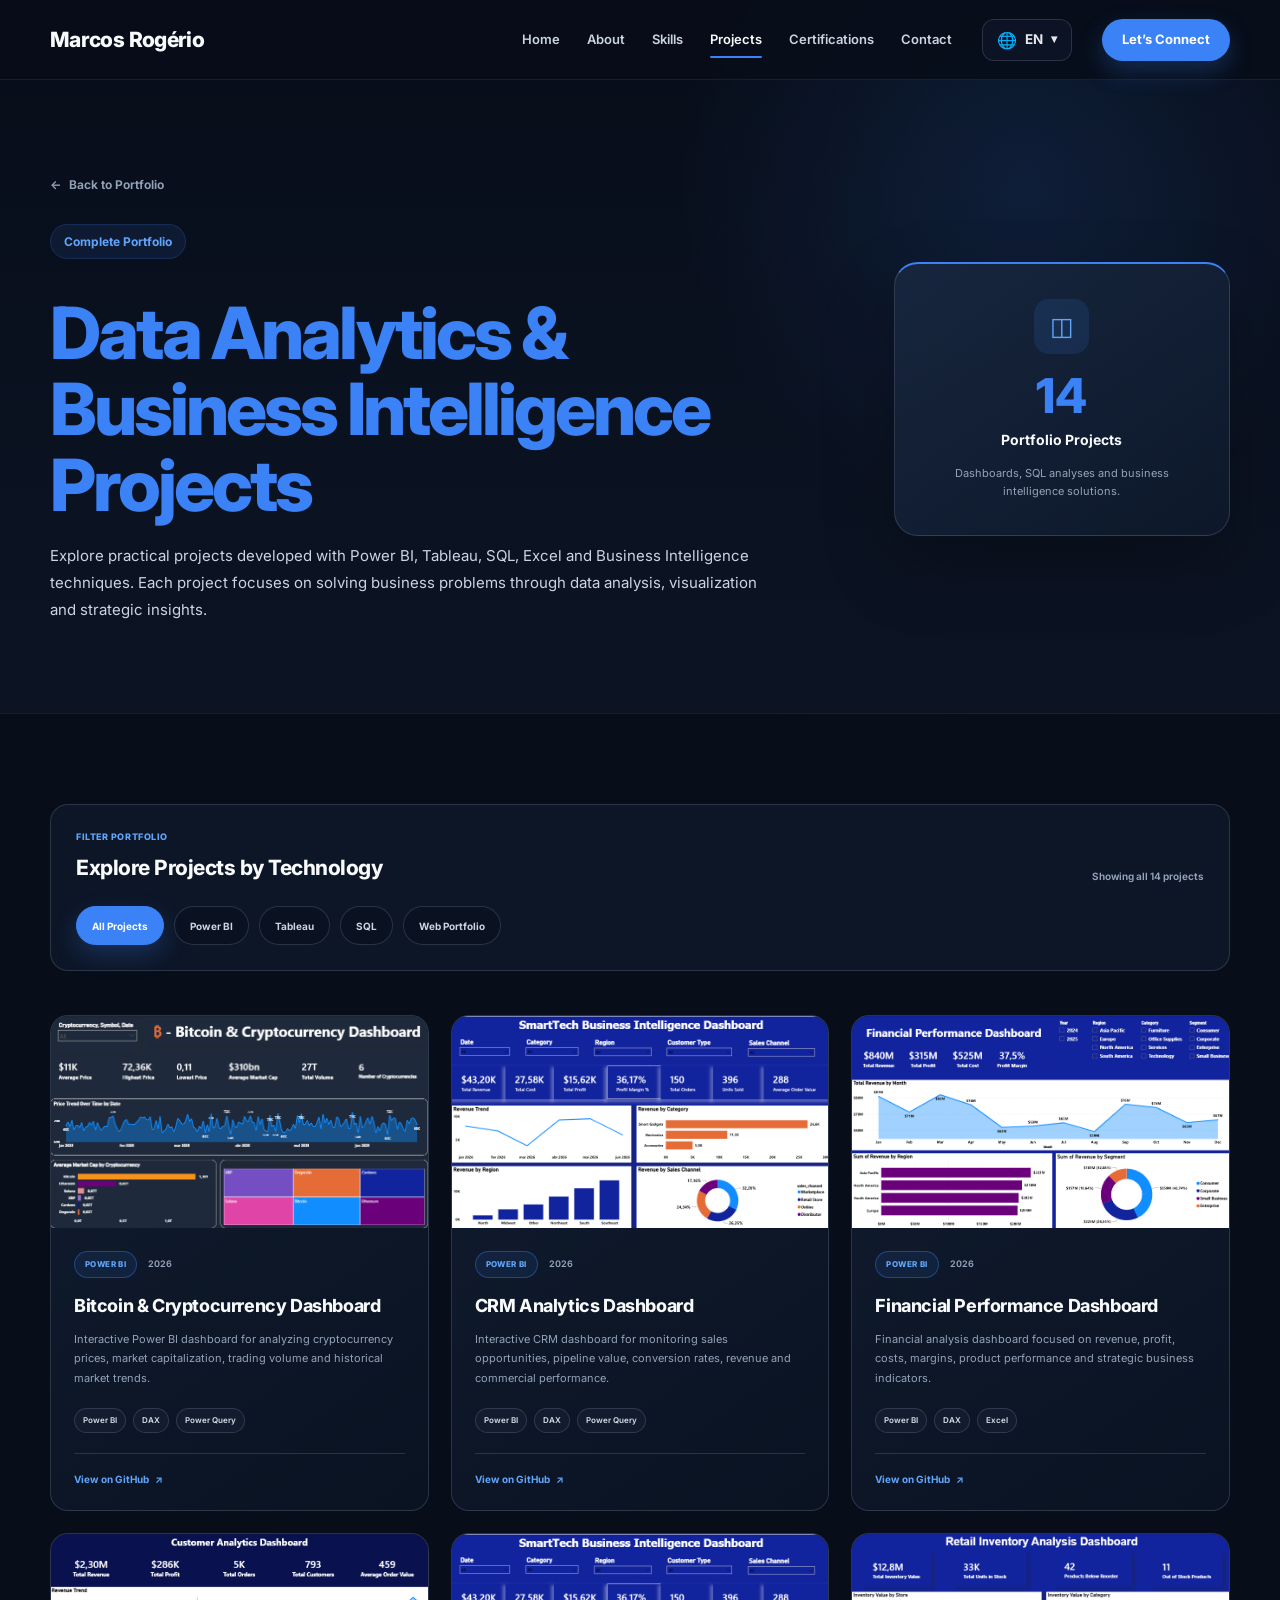
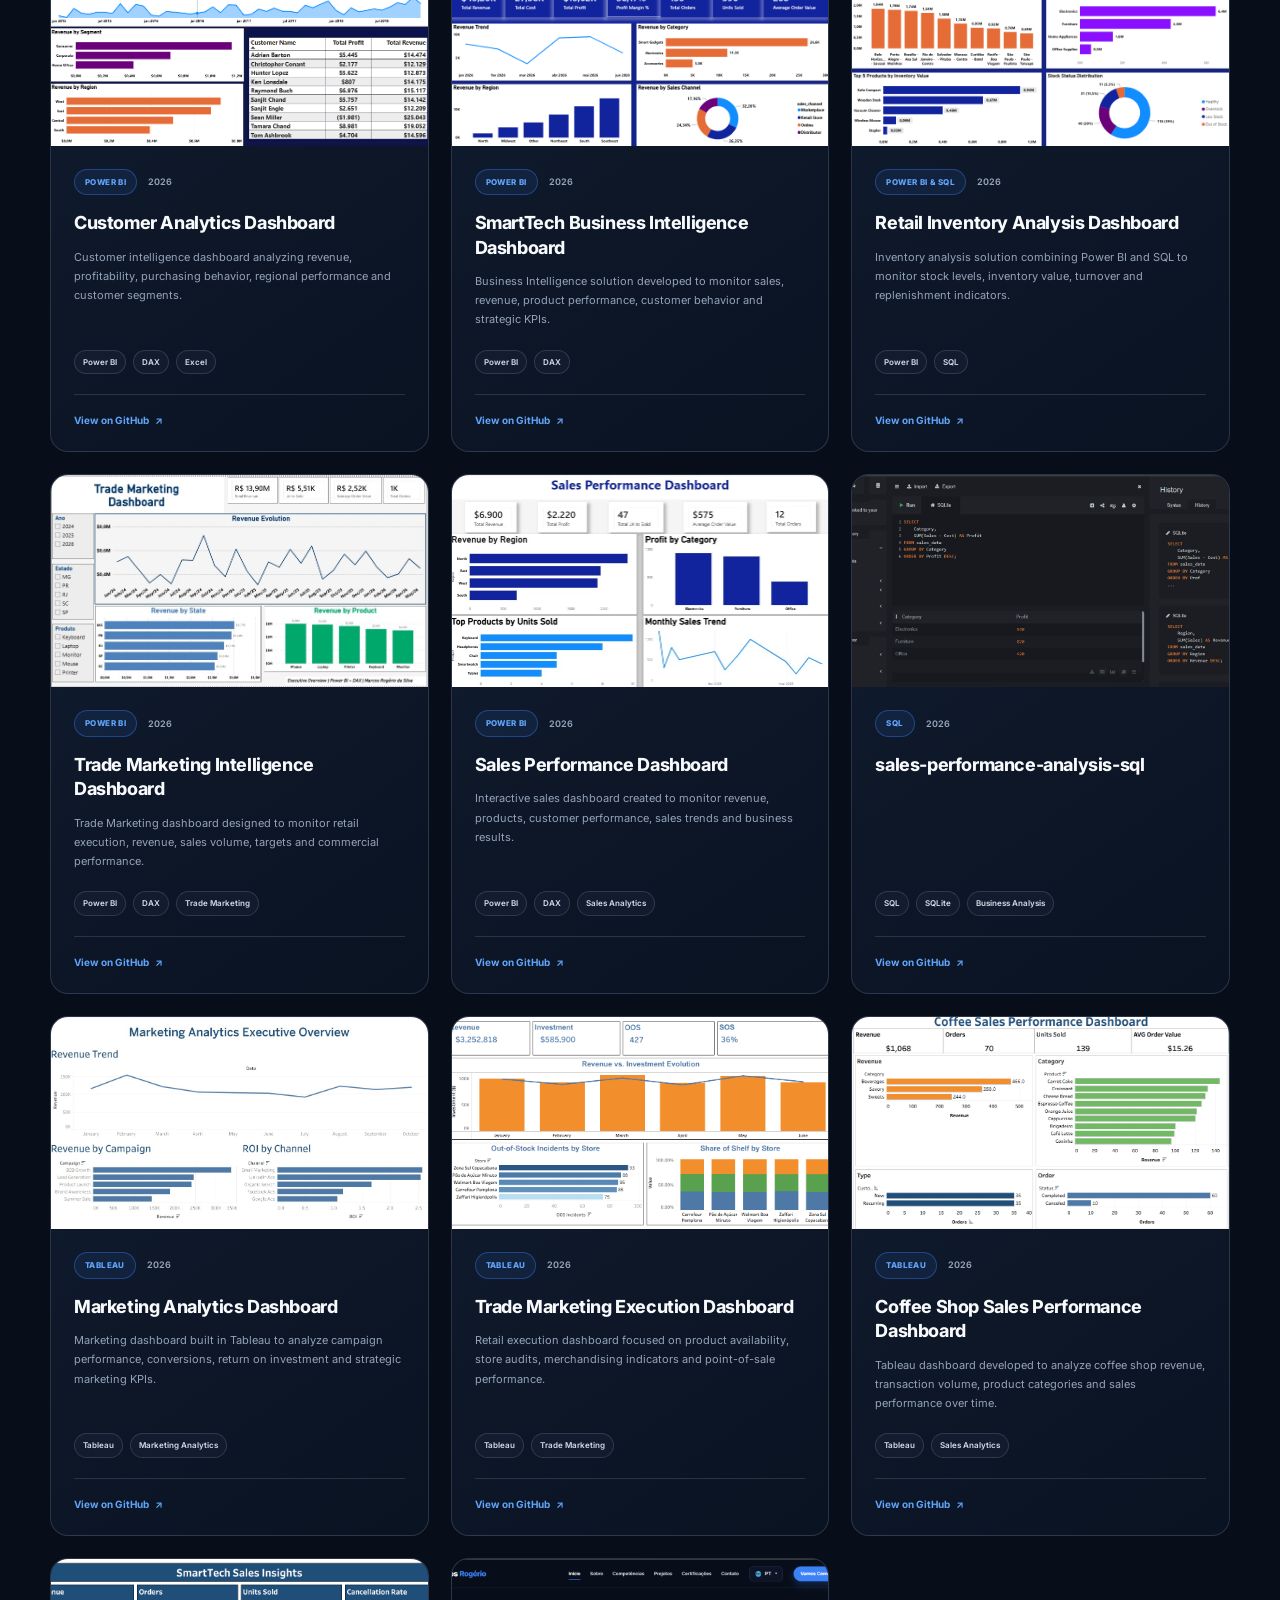
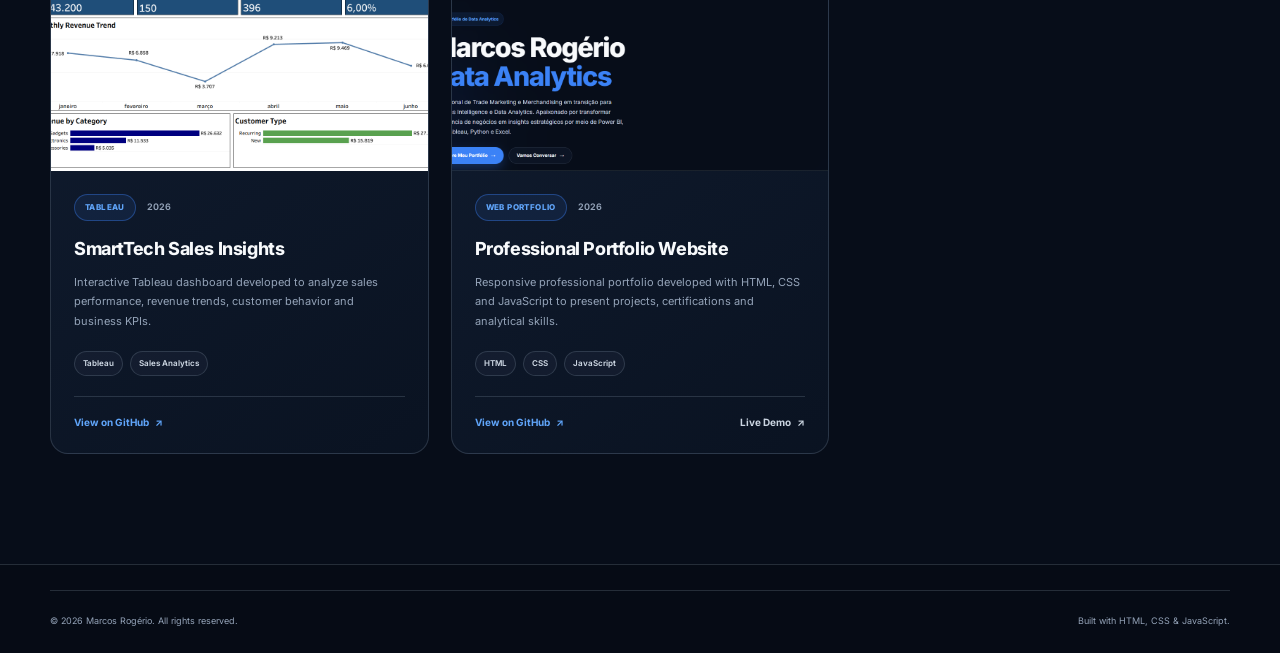
<file: projects.html>
<!doctype html>

<html lang="en" data-page="projects">
  <head>
    <meta charset="UTF-8" />

    <meta name="viewport" content="width=device-width, initial-scale=1.0" />

    <!-- Primary SEO -->
    <meta
      id="pageDescription"
      name="description"
      content="Explore Data Analytics, Business Intelligence, Power BI, Tableau and SQL projects developed by Marcos Rogério."
    />

    <meta name="author" content="Marcos Rogério" />

    <meta name="robots" content="index, follow" />

    <title>Projects | Marcos Rogério — Data Analytics</title>

    <!-- Canonical -->
    <link rel="canonical" href="https://marcosrdevbr.github.io/projects.html" />

    <!-- Open Graph -->
    <meta
      id="openGraphTitle"
      property="og:title"
      content="Projects | Marcos Rogério — Data Analytics"
    />

    <meta
      id="openGraphDescription"
      property="og:description"
      content="Explore Data Analytics, Business Intelligence, Power BI, Tableau and SQL projects developed by Marcos Rogério."
    />

    <meta property="og:type" content="website" />

    <meta
      property="og:url"
      content="https://marcosrdevbr.github.io/projects.html"
    />

    <meta
      property="og:image"
      content="https://marcosrdevbr.github.io/assets/images/portfolio-banner.png"
    />

    <meta
      property="og:site_name"
      content="Marcos Rogério | Data Analytics Portfolio"
    />

    <!-- Twitter Card -->
    <meta name="twitter:card" content="summary_large_image" />

    <meta
      id="twitterTitle"
      name="twitter:title"
      content="Projects | Marcos Rogério — Data Analytics"
    />

    <meta
      id="twitterDescription"
      name="twitter:description"
      content="Explore Data Analytics, Business Intelligence, Power BI, Tableau and SQL projects developed by Marcos Rogério."
    />

    <meta
      name="twitter:image"
      content="https://marcosrdevbr.github.io/assets/images/portfolio-banner.png"
    />

    <!-- Google Fonts -->
    <link rel="preconnect" href="https://fonts.googleapis.com" />

    <link rel="preconnect" href="https://fonts.gstatic.com" crossorigin />

    <link
      href="https://fonts.googleapis.com/css2?family=Inter:wght@400;500;600;700;800&display=swap"
      rel="stylesheet"
    />

    <!-- CSS -->
    <link rel="stylesheet" href="assets/css/style.css" />
  </head>

  <body class="projects-page">
    <!-- ======================================================
       HEADER
  ======================================================= -->

    <header class="header" id="header">
      <div class="container navbar">
        <!-- Logo -->
        <a
          href="index.html#home"
          class="logo"
          aria-label="Go to portfolio home"
          data-i18n-aria-label="accessibility.portfolioHome"
        >
          Marcos<span>Rogério</span>
        </a>

        <!-- Navigation -->
        <nav class="navigation" id="navigation">
          <a
            href="index.html#home"
            class="nav-link"
            data-i18n="navigation.home"
          >
            Home
          </a>

          <a
            href="index.html#about"
            class="nav-link"
            data-i18n="navigation.about"
          >
            About
          </a>

          <a
            href="index.html#skills"
            class="nav-link"
            data-i18n="navigation.skills"
          >
            Skills
          </a>

          <a
            href="projects.html"
            class="nav-link active"
            aria-current="page"
            data-i18n="navigation.projects"
          >
            Projects
          </a>

          <a
            href="index.html#certifications"
            class="nav-link"
            data-i18n="navigation.certifications"
          >
            Certifications
          </a>

          <a
            href="index.html#contact"
            class="nav-link"
            data-i18n="navigation.contact"
          >
            Contact
          </a>
        </nav>

        <!-- Language Selector -->
        <div class="language-dropdown" id="languageDropdown">
          <button
            class="language-dropdown-toggle"
            id="languageDropdownToggle"
            type="button"
            aria-label="Select language"
            data-i18n-aria-label="languageSelector.label"
            aria-expanded="false"
            aria-controls="languageDropdownMenu"
          >
            <span class="language-globe" aria-hidden="true">🌐</span>
            <span data-current-language>EN</span>
            <span class="language-arrow" aria-hidden="true">▾</span>
          </button>

          <div
            class="language-dropdown-menu"
            id="languageDropdownMenu"
            role="menu"
            aria-hidden="true"
          >
            <button
              class="language-option"
              type="button"
              role="menuitem"
              data-language="en"
              aria-pressed="false"
            >
              <span class="language-code">EN</span>
              <span data-i18n="languageSelector.english">English</span>
            </button>

            <button
              class="language-option"
              type="button"
              role="menuitem"
              data-language="pt-BR"
              aria-pressed="false"
            >
              <span class="language-code">PT</span>
              <span data-i18n="languageSelector.portuguese">Português</span>
            </button>

            <button
              class="language-option"
              type="button"
              role="menuitem"
              data-language="zh-CN"
              aria-pressed="false"
            >
              <span class="language-code">中文</span>
              <span data-i18n="languageSelector.chinese">中文</span>
            </button>
          </div>
        </div>

        <!-- Contact Button -->
        <a
          href="index.html#contact"
          class="header-button"
          data-i18n="navigation.connect"
        >
          Let’s Connect
        </a>

        <!-- Mobile Menu Button -->
        <button
          class="menu-button"
          id="menuButton"
          type="button"
          aria-label="Open navigation menu"
          data-i18n-aria-label="accessibility.openMenu"
          aria-expanded="false"
        >
          <span></span>
          <span></span>
          <span></span>
        </button>
      </div>
    </header>

    <!-- ======================================================
       MAIN
  ======================================================= -->

    <main>
      <!-- ====================================================
       PROJECTS HERO
  ===================================================== -->

      <section class="projects-page-hero">
        <div class="container projects-page-hero-container">
          <div class="projects-page-introduction">
            <a href="index.html" class="projects-page-back-link">
              <span aria-hidden="true">←</span>

              <span data-i18n="projectsPage.hero.back">
                Back to Portfolio
              </span>
            </a>

            <span class="section-label" data-i18n="projectsPage.hero.label">
              Complete Portfolio
            </span>

            <h1 class="projects-page-title">
              <span data-i18n="projectsPage.hero.title">
                Data Analytics &amp;
              </span>

              <span data-i18n="projectsPage.hero.titleHighlight">
                Business Intelligence Projects
              </span>
            </h1>

            <p
              class="projects-page-description"
              data-i18n="projectsPage.hero.description"
            >
              Explore practical projects developed with Power BI, Tableau, SQL,
              Excel and Business Intelligence techniques. Each project focuses
              on solving business problems through data analysis, visualization
              and sid:tegic insights.
            </p>
          </div>

          <!-- Summary Card -->
          <div class="projects-page-summary">
            <div class="projects-summary-icon" aria-hidden="true">◫</div>

            <strong id="projectsTotal"> 0 </strong>

            <span data-i18n="projectsPage.hero.summaryTitle">
              Portfolio Projects
            </span>

            <p data-i18n="projectsPage.hero.summaryDescription">
              Dashboards, SQL analyses and business intelligence solutions.
            </p>
          </div>
        </div>
      </section>

      <!-- ====================================================
         PROJECT FILTERS AND GRID
    ===================================================== -->

      <section class="all-projects-section">
        <div class="container">
          <!-- Filter Area -->
          <div class="projects-filter-area">
            <div class="projects-filter-heading">
              <div>
                <span
                  class="projects-filter-label"
                  data-i18n="projectsPage.filters.label"
                >
                  Filter Portfolio
                </span>

                <h2 data-i18n="projectsPage.filters.title">
                  Explore Projects by Technology
                </h2>
              </div>

              <p
                id="projectsResultText"
                data-i18n="projectsPage.filters.initialResult"
              >
                Showing all projects
              </p>
            </div>

            <!-- Filter Buttons -->
            <div
              class="projects-filters"
              id="projectsFilters"
              role="group"
              aria-label="Filter projects by technology"
              data-i18n-aria-label="projectsPage.filters.ariaLabel"
            >
              <button
                class="project-filter-button active"
                type="button"
                data-filter="all"
                aria-pressed="true"
                data-i18n="projectsPage.filters.allProjects"
              >
                All Projects
              </button>

              <button
                class="project-filter-button"
                type="button"
                data-filter="power-bi"
                aria-pressed="false"
              >
                Power BI
              </button>

              <button
                class="project-filter-button"
                type="button"
                data-filter="tableau"
                aria-pressed="false"
              >
                Tableau
              </button>

              <button
                class="project-filter-button"
                type="button"
                data-filter="sql"
                aria-pressed="false"
              >
                SQL
              </button>

              <button
                class="project-filter-button"
                type="button"
                data-filter="portfolio"
                aria-pressed="false"
                data-i18n="projectsPage.filters.webPortfolio"
              >
                Web Portfolio
              </button>
            </div>
          </div>

          <!-- Projects Grid -->
          <div
            class="all-projects-grid"
            id="allProjectsGrid"
            aria-live="polite"
          ></div>

          <!-- Empty State -->
          <div class="projects-empty-state" id="projectsEmptyState" hidden>
            <div class="projects-empty-icon" aria-hidden="true">◇</div>

            <h3 data-i18n="projectsPage.emptyState.title">No projects found</h3>

            <p data-i18n="projectsPage.emptyState.description">
              There are currently no projects available for this filter.
            </p>

            <button
              class="button button-secondary"
              id="clearProjectFilter"
              type="button"
              data-i18n="projectsPage.emptyState.button"
            >
              Show All Projects
            </button>
          </div>
        </div>
      </section>
    </main>

    <!-- ======================================================
       FOOTER
  ======================================================= -->

    <footer class="footer projects-page-footer">
  <div class="container">

    <div class="footer-bottom">

      <p>
        © <span id="currentYear">2026</span>

        <span data-i18n="footer.copyright">
          Marcos Rogério. All rights reserved.
        </span>
      </p>

      <p data-i18n="projectsPage.footer.development">
        Built with HTML, CSS &amp; JavaScript.
      </p>

    </div>

  </div>
</footer>

<!-- ======================================================
     BACK TO TOP
======================================================= -->

<button
  class="back-to-top"
  id="backToTop"
  type="button"
  aria-label="Back to top"
  data-i18n-aria-label="footer.backToTop"
  title="Back to top"
  data-i18n-title="footer.backToTop"
>
  ↑
</button>


    <!-- ==========================================================
     TRANSLATION FILES
========================================================== -->

    <script src="assets/translations/en.js"></script>
    <script src="assets/translations/pt-BR.js"></script>
    <script src="assets/translations/zh-CN.js"></script>

    <!-- ==========================================================
     JAVASCRIPT FILES
========================================================== -->

    <script src="assets/js/projects.js"></script>
    <script src="assets/js/script.js"></script>
    <script src="assets/js/language.js"></script>
  </body>
</html>
</file>
<file: assets/css/style.css>
/*
============================================================

Portfolio Website

Copyright © 2026 Marcos Rogério
All rights reserved.

This source code is publicly available for portfolio
presentation and educational purposes only.

You are welcome to study and learn from this project.

Copying or reproducing the design, branding, visual identity,
or content without prior written permission is prohibited.

============================================================
*/

/* ==========================================================
   CSS VARIABLES
========================================================== */

:root {
  --background-primary: #070d19;
  --background-secondary: #0c1424;
  --background-card: #111d31;
  --background-card-hover: #16243b;

  --primary-color: #3b82f6;
  --primary-light: #60a5fa;
  --primary-dark: #2563eb;

  --text-primary: #f8fafc;
  --text-secondary: #cbd5e1;
  --text-muted: #94a3b8;

  --border-color: rgba(148, 163, 184, 0.22);
  --border-highlight: rgba(59, 130, 246, 0.5);

  --container-width: 1180px;
  --header-height: 80px;

  --transition: 0.3s ease;
}

/* ==========================================================
   RESET
========================================================== */

* {
  margin: 0;
  padding: 0;
  box-sizing: border-box;
}

html {
  scroll-behavior: smooth;
  scroll-padding-top: var(--header-height);
}

body {
  min-height: 100vh;

  overflow-x: hidden;

  background: var(--background-primary);
  color: var(--text-primary);

  font-family: "Inter", sans-serif;

  line-height: 1.6;
}

body.menu-open {
  overflow: hidden;
}

img {
  display: block;
  max-width: 100%;
}

a {
  color: inherit;
  text-decoration: none;
}

button,
input,
textarea {
  font: inherit;
}

button {
  border: none;
}

/* ==========================================================
   GENERAL CLASSES
========================================================== */

.container {
  width: min(100% - 40px, var(--container-width));
  margin-inline: auto;
}

/* ==========================================================
   HEADER
========================================================== */

.header {
  position: fixed;

  top: 0;
  left: 0;

  width: 100%;
  height: var(--header-height);

  z-index: 1000;

  background: rgba(7, 13, 25, 0.86);

  border-bottom: 1px solid rgba(148, 163, 184, 0.12);

  backdrop-filter: blur(18px);
  -webkit-backdrop-filter: blur(18px);

  transition:
    background var(--transition),
    border-color var(--transition),
    box-shadow var(--transition);
}

.header.scrolled {
  background: rgba(7, 13, 25, 0.96);

  border-color: rgba(148, 163, 184, 0.2);

  box-shadow: 0 12px 40px rgba(0, 0, 0, 0.25);
}

.navbar {
  height: 100%;

  display: flex;
  align-items: center;
  justify-content: space-between;

  gap: 30px;
}

/* ==========================================================
   LOGO
========================================================== */

.logo {
  flex-shrink: 0;

  display: inline-flex;
  align-items: center;

  gap: 5px;

  font-size: 21px;
  font-weight: 800;

  letter-spacing: -0.7px;

  color: var(--text-primary);
}

.logo strong {
  color: var(--primary-color);
  font-weight: inherit;
}

/* ==========================================================
   NAVIGATION
========================================================== */

.navigation {
  display: flex;
  align-items: center;

  gap: 27px;

  margin-left: auto;
}

.nav-link {
  position: relative;

  padding-block: 8px;

  color: var(--text-secondary);

  font-size: 13px;
  font-weight: 600;

  transition: color var(--transition);
}

.nav-link::after {
  content: "";

  position: absolute;

  left: 0;
  bottom: 0;

  width: 0;
  height: 2px;

  border-radius: 10px;

  background: var(--primary-color);

  transition: width var(--transition);
}

.nav-link:hover,
.nav-link.active {
  color: var(--text-primary);
}

.nav-link:hover::after,
.nav-link.active::after {
  width: 100%;
}

/* ==========================================================
   HEADER BUTTON
========================================================== */

.header-button {
  flex-shrink: 0;

  display: inline-flex;
  align-items: center;
  justify-content: center;

  min-height: 42px;

  padding: 0 20px;

  border-radius: 999px;

  background: var(--primary-color);
  color: #ffffff;

  font-size: 13px;
  font-weight: 700;

  box-shadow: 0 10px 25px rgba(59, 130, 246, 0.25);

  transition:
    background var(--transition),
    transform var(--transition),
    box-shadow var(--transition);
}

.header-button:hover {
  background: var(--primary-dark);

  transform: translateY(-2px);

  box-shadow: 0 14px 30px rgba(59, 130, 246, 0.35);
}

/* ==========================================================
   MOBILE MENU BUTTON
========================================================== */

.menu-button {
  display: none;

  width: 42px;
  height: 42px;

  align-items: center;
  justify-content: center;
  flex-direction: column;

  gap: 5px;

  border-radius: 10px;

  background: var(--background-card);

  cursor: pointer;
}

.menu-button span {
  width: 20px;
  height: 2px;

  border-radius: 10px;

  background: var(--text-primary);

  transition:
    transform var(--transition),
    opacity var(--transition);
}

.menu-button.active span:nth-child(1) {
  transform: translateY(7px) rotate(45deg);
}

.menu-button.active span:nth-child(2) {
  opacity: 0;
}

.menu-button.active span:nth-child(3) {
  transform: translateY(-7px) rotate(-45deg);
}

/* ==========================================================
   HERO
========================================================== */

.hero {
  position: relative;

  min-height: 100vh;

  display: flex;
  align-items: center;

  padding-top: calc(var(--header-height) + 70px);
  padding-bottom: 80px;

  overflow: hidden;
}

.hero-container {
  position: relative;
  z-index: 2;

  display: grid;

  grid-template-columns:
    minmax(0, 1.05fr)
    minmax(430px, 0.95fr);

  align-items: center;

  gap: 75px;
}

/* ==========================================================
   HERO CONTENT
========================================================== */

.hero-content {
  max-width: 650px;
}

.hero-label {
  width: fit-content;

  display: inline-flex;
  align-items: center;

  gap: 8px;

  margin-bottom: 22px;

  padding: 8px 14px;

  border: 1px solid rgba(59, 130, 246, 0.2);
  border-radius: 999px;

  background: rgba(59, 130, 246, 0.1);

  color: var(--primary-light);

  font-size: 12px;
  font-weight: 700;
}

.hero-label-icon {
  color: #22c55e;
}

.hero-title {
  max-width: 650px;

  margin-bottom: 20px;

  color: var(--text-primary);

  font-size: clamp(46px, 6vw, 76px);
  font-weight: 800;

  line-height: 1.03;
  letter-spacing: -3px;
}

.hero-title span {
  display: block;

  margin-top: 4px;

  color: var(--primary-color);
}

.hero-description {
  max-width: 610px;

  margin-bottom: 30px;

  color: var(--text-secondary);

  font-size: 16px;
  line-height: 1.75;
}

.hero-buttons {
  display: flex;
  align-items: center;
  flex-wrap: wrap;

  gap: 14px;
}

/* ==========================================================
   BUTTONS
========================================================== */

.button {
  min-height: 48px;

  display: inline-flex;
  align-items: center;
  justify-content: center;

  gap: 9px;

  padding: 0 22px;

  border: 1px solid transparent;
  border-radius: 999px;

  font-size: 13px;
  font-weight: 700;

  transition:
    background var(--transition),
    border-color var(--transition),
    color var(--transition),
    transform var(--transition),
    box-shadow var(--transition);
}

.button:hover {
  transform: translateY(-3px);
}

.button-primary {
  background: var(--primary-color);
  color: #ffffff;

  box-shadow: 0 12px 30px rgba(59, 130, 246, 0.28);
}

.button-primary:hover {
  background: var(--primary-dark);

  box-shadow: 0 16px 35px rgba(59, 130, 246, 0.38);
}

.button-secondary {
  border-color: var(--border-color);

  background: rgba(17, 29, 49, 0.45);
  color: var(--text-primary);
}

.button-secondary:hover {
  border-color: var(--primary-color);

  background: rgba(59, 130, 246, 0.08);
}

/* ==========================================================
   HERO VISUAL
========================================================== */

.hero-visual {
  display: flex;
  flex-direction: column;

  align-items: center;

  gap: 58px;
}

/* ==========================================================
   STATISTICS
========================================================== */

.hero-statistics {
  width: 100%;

  display: grid;

  grid-template-columns: repeat(4, 1fr);

  gap: 18px;

  margin-top: 48px;
}

.stat-card {
  min-height: 112px;

  display: flex;
  align-items: center;
  justify-content: center;
  flex-direction: column;

  gap: 7px;

  padding: 18px 10px;

  border: 1px solid var(--border-color);
  border-radius: 14px;

  background: rgba(17, 29, 49, 0.66);

  text-align: center;

  transition:
    border-color var(--transition),
    background var(--transition),
    transform var(--transition);
}

.stat-card:hover {
  border-color: var(--border-highlight);

  background: var(--background-card-hover);

  transform: translateY(-5px);
}

.stat-card strong {
  color: var(--primary-color);

  font-size: 25px;
  font-weight: 800;
}

.stat-card span {
  color: var(--text-secondary);

  font-size: 11px;
  font-weight: 600;
}

/* ==========================================================
   PROFILE
========================================================== */

.profile-wrapper {
  position: relative;

  width: 350px;
  height: 350px;

  display: flex;
  align-items: center;
  justify-content: center;
}

.profile-card {
  width: 275px;
  height: 275px;

  display: flex;
  align-items: center;
  justify-content: center;

  border: 1px solid var(--border-color);
  border-radius: 24px;

  background: linear-gradient(
    145deg,
    rgba(30, 46, 71, 0.9),
    rgba(13, 24, 42, 0.95)
  );

  box-shadow:
    0 30px 70px rgba(0, 0, 0, 0.35),
    inset 0 1px 0 rgba(255, 255, 255, 0.04);
}

.profile-image-border {
  width: 220px;
  height: 220px;

  padding: 7px;

  border: 2px solid rgba(255, 255, 255, 0.9);
  border-radius: 50%;

  background: linear-gradient(
    135deg,
    rgba(59, 130, 246, 0.8),
    rgba(255, 255, 255, 0.9),
    rgba(59, 130, 246, 0.7)
  );

  box-shadow:
    0 0 30px rgba(59, 130, 246, 0.35),
    0 0 55px rgba(255, 255, 255, 0.15);
}

.profile-image {
  width: 100%;
  height: 100%;

  object-fit: cover;
  object-position: center top;

  border: 5px solid var(--background-secondary);
  border-radius: 50%;
}

/* ==========================================================
   TECHNOLOGY BADGES
========================================================== */

.technology-badge {
  position: absolute;
  z-index: 3;

  padding: 8px 13px;

  border: 1px solid rgba(96, 165, 250, 0.5);
  border-radius: 999px;

  background: rgba(7, 13, 25, 0.94);
  color: var(--text-primary);

  font-size: 11px;
  font-weight: 700;

  box-shadow: 0 10px 30px rgba(0, 0, 0, 0.3);
}

.badge-power-bi {
  top: 40px;
  left: 0;
}

.badge-sql {
  top: 78px;
  right: 0;
}

.badge-python {
  bottom: 55px;
  left: -5px;
}

.badge-tableau {
  right: -5px;
  bottom: 20px;
}

/* ==========================================================
   HERO BACKGROUND EFFECTS
========================================================== */

.hero-glow {
  position: absolute;

  border-radius: 50%;

  filter: blur(110px);

  pointer-events: none;
}

.hero-glow-one {
  top: 20%;
  left: -150px;

  width: 360px;
  height: 360px;

  background: rgba(37, 99, 235, 0.12);
}

.hero-glow-two {
  right: -180px;
  bottom: 5%;

  width: 420px;
  height: 420px;

  background: rgba(59, 130, 246, 0.09);
}

/* ==========================================================
   TEMPORARY SECTIONS
========================================================== */

.temporary-section {
  min-height: 500px;

  display: flex;
  align-items: center;
  justify-content: center;

  border-top: 1px solid rgba(148, 163, 184, 0.08);

  background: var(--background-secondary);
}

.temporary-section span {
  color: var(--text-muted);

  font-size: 22px;
  font-weight: 700;
}

/* ==========================================================
   BACK TO TOP BUTTON
========================================================== */

.back-to-top {
  position: fixed;

  right: 24px;
  bottom: 24px;

  z-index: 900;

  width: 46px;
  height: 46px;

  display: flex;
  align-items: center;
  justify-content: center;

  border-radius: 50%;

  background: var(--primary-color);
  color: #ffffff;

  font-size: 20px;
  font-weight: 800;

  cursor: pointer;

  opacity: 0;
  visibility: hidden;

  transform: translateY(18px);

  box-shadow: 0 14px 35px rgba(59, 130, 246, 0.38);

  transition:
    opacity var(--transition),
    visibility var(--transition),
    transform var(--transition),
    background var(--transition);
}

.back-to-top.show {
  opacity: 1;
  visibility: visible;

  transform: translateY(0);
}

.back-to-top:hover {
  background: var(--primary-dark);

  transform: translateY(-4px);
}

/* ==========================================================
   RESPONSIVE — NOTEBOOKS
========================================================== */

@media (max-width: 1100px) {
  .navigation {
    gap: 18px;
  }

  .nav-link {
    font-size: 12px;
  }

  .hero-container {
    grid-template-columns: 1fr 1fr;

    gap: 40px;
  }

  .hero-title {
    font-size: clamp(44px, 6vw, 65px);
  }

  .profile-wrapper {
    transform: scale(0.92);
  }
}

/* ==========================================================
   RESPONSIVE — TABLETS
========================================================== */

@media (max-width: 900px) {
  :root {
    --header-height: 72px;
  }

  .header-button {
    display: none;
  }

  .menu-button {
    display: flex;
  }

  .navigation {
    position: fixed;

    top: var(--header-height);
    right: -100%;

    width: min(330px, 85%);
    height: calc(100vh - var(--header-height));

    display: flex;
    align-items: flex-start;
    flex-direction: column;

    gap: 3px;

    padding: 30px;

    background: rgba(7, 13, 25, 0.98);

    border-left: 1px solid var(--border-color);

    transition: right var(--transition);
  }

  .navigation.open {
    right: 0;
  }

  .nav-link {
    width: 100%;

    padding: 14px 5px;

    font-size: 15px;
  }

  .hero {
    padding-top: calc(var(--header-height) + 70px);
  }

  .hero-container {
    grid-template-columns: 1fr;

    text-align: center;
  }

  .hero-content {
    max-width: 720px;

    margin-inline: auto;
  }

  .hero-label {
    margin-inline: auto;
  }

  .hero-description {
    margin-inline: auto;
  }

  .hero-buttons {
    justify-content: center;
  }

  .hero-visual {
    width: 100%;
  }

  .hero-statistics {
    max-width: 650px;
  }
}

/* ==========================================================
   RESPONSIVE — MOBILE
========================================================== */

@media (max-width: 600px) {
  .container {
    width: min(100% - 30px, var(--container-width));
  }

  .logo {
    font-size: 19px;
  }

  .hero {
    min-height: auto;

    padding-top: calc(var(--header-height) + 55px);
    padding-bottom: 70px;
  }

  .hero-container {
    gap: 45px;
  }

  .hero-title {
    font-size: clamp(42px, 14vw, 58px);

    letter-spacing: -2px;
  }

  .hero-description {
    font-size: 14px;
  }

  .hero-buttons {
    flex-direction: column;
  }

  .button {
    width: 100%;
  }

  .hero-statistics {
    grid-template-columns: repeat(2, 1fr);
  }

  .stat-card {
    min-height: 100px;
  }

  .profile-wrapper {
    width: 300px;
    height: 310px;

    transform: none;
  }

  .profile-card {
    width: 235px;
    height: 235px;
  }

  .profile-image-border {
    width: 190px;
    height: 190px;
  }

  .technology-badge {
    padding: 7px 10px;

    font-size: 10px;
  }

  .badge-power-bi {
    left: 0;
  }

  .badge-sql {
    right: 0;
  }

  .badge-python {
    left: 0;
  }

  .badge-tableau {
    right: 0;
  }

  .back-to-top {
    right: 16px;
    bottom: 16px;

    width: 43px;
    height: 43px;
  }
}
/* ==========================================================
   GENERAL SECTIONS
========================================================== */

.section {
  position: relative;

  padding: 110px 0;

  overflow: hidden;
}

.section-heading {
  max-width: 760px;

  margin: 0 auto 55px;

  text-align: center;
}

.section-label {
  display: inline-flex;
  align-items: center;
  justify-content: center;

  margin-bottom: 16px;

  padding: 7px 13px;

  border: 1px solid rgba(59, 130, 246, 0.18);
  border-radius: 999px;

  background: rgba(59, 130, 246, 0.1);
  color: var(--primary-light);

  font-size: 12px;
  font-weight: 700;
}

.section-title {
  margin-bottom: 18px;

  color: var(--text-primary);

  font-size: clamp(32px, 4vw, 48px);
  font-weight: 800;

  line-height: 1.15;
  letter-spacing: -1.8px;
}

.section-title span {
  display: block;

  color: var(--primary-light);
}

.section-description {
  max-width: 660px;

  margin-inline: auto;

  color: var(--text-muted);

  font-size: 15px;
  line-height: 1.75;
}

/* ==========================================================
   ABOUT
========================================================== */

.about {
  background: linear-gradient(
    180deg,
    var(--background-primary) 0%,
    var(--background-secondary) 50%,
    var(--background-secondary) 100%
  );

  border-top: 1px solid rgba(148, 163, 184, 0.08);
}

.about-grid {
  display: grid;

  grid-template-columns:
    minmax(320px, 0.8fr)
    minmax(0, 1.2fr);

  align-items: center;

  gap: 80px;
}

/* ==========================================================
   ABOUT IMAGE
========================================================== */

.about-visual {
  display: flex;
  align-items: center;
  justify-content: center;
}

.about-image-card {
  position: relative;

  width: 390px;
  height: 440px;

  display: flex;
  align-items: flex-end;
  justify-content: center;

  border: 1px solid var(--border-color);
  border-radius: 28px;

  background: linear-gradient(
    145deg,
    rgba(30, 46, 71, 0.95),
    rgba(11, 21, 37, 0.98)
  );

  box-shadow:
    0 35px 80px rgba(0, 0, 0, 0.28),
    inset 0 1px 0 rgba(255, 255, 255, 0.04);

  overflow: visible;
}

.about-image-glow {
  position: absolute;

  top: 50%;
  left: 50%;

  width: 280px;
  height: 280px;

  border-radius: 50%;

  background: rgba(59, 130, 246, 0.18);

  filter: blur(75px);

  transform: translate(-50%, -50%);
}

.about-image {
  position: relative;
  z-index: 2;

  width: 100%;
  height: 100%;

  object-fit: contain;
  object-position: center bottom;

  border-radius: 0 0 28px 28px;
}

.about-experience-card {
  position: absolute;
  z-index: 4;

  right: -35px;
  bottom: 34px;

  width: 165px;

  padding: 18px;

  border: 1px solid rgba(96, 165, 250, 0.42);
  border-radius: 15px;

  background: rgba(7, 13, 25, 0.94);

  box-shadow: 0 18px 40px rgba(0, 0, 0, 0.35);

  backdrop-filter: blur(14px);
  -webkit-backdrop-filter: blur(14px);
}

.about-experience-card strong {
  display: block;

  margin-bottom: 4px;

  color: var(--primary-light);

  font-size: 27px;
  font-weight: 800;
}

.about-experience-card span {
  color: var(--text-secondary);

  font-size: 11px;
  font-weight: 600;

  line-height: 1.45;
}

/* ==========================================================
   ABOUT CONTENT
========================================================== */

.about-content {
  min-width: 0;
}

.about-text {
  display: flex;
  flex-direction: column;

  gap: 18px;

  margin-bottom: 30px;
}

.about-text p {
  color: var(--text-secondary);

  font-size: 15px;
  line-height: 1.8;
}

.about-highlights {
  display: grid;
  grid-template-columns: repeat(3, 1fr);

  gap: 14px;

  margin-bottom: 28px;
}

.about-highlight-card {
  min-height: 190px;

  padding: 21px;

  border: 1px solid var(--border-color);
  border-radius: 15px;

  background: rgba(17, 29, 49, 0.72);

  transition:
    border-color var(--transition),
    background var(--transition),
    transform var(--transition);
}

.about-highlight-card:hover {
  border-color: var(--border-highlight);

  background: var(--background-card-hover);

  transform: translateY(-5px);
}

.about-highlight-icon {
  width: 38px;
  height: 38px;

  display: flex;
  align-items: center;
  justify-content: center;

  margin-bottom: 16px;

  border-radius: 11px;

  background: rgba(59, 130, 246, 0.13);
  color: var(--primary-light);

  font-size: 18px;
}

.about-highlight-card h3 {
  margin-bottom: 9px;

  color: var(--primary-light);

  font-size: 15px;
  font-weight: 700;
}

.about-highlight-card p {
  color: var(--text-muted);

  font-size: 12px;
  line-height: 1.65;
}

.about-button {
  width: fit-content;
}

/* ==========================================================
   SKILLS
========================================================== */

.skills {
  background: var(--background-primary);

  border-top: 1px solid rgba(148, 163, 184, 0.08);
}

.skills-grid {
  display: grid;
  grid-template-columns: repeat(3, 1fr);

  gap: 20px;
}

/* ==========================================================
   SKILL CARD
========================================================== */

.skill-card {
  position: relative;

  min-height: 310px;

  display: flex;
  flex-direction: column;

  padding: 30px;

  border: 1px solid rgba(96, 165, 250, 0.25);
  border-radius: 20px;

  background:
    radial-gradient(
      circle at 90% 10%,
      rgba(59, 130, 246, 0.11),
      transparent 34%
    ),
    linear-gradient(145deg, rgba(27, 44, 71, 0.96), rgba(14, 27, 47, 0.98));

  overflow: hidden;

  box-shadow:
    inset 0 1px 0 rgba(255, 255, 255, 0.045),
    0 20px 45px rgba(0, 0, 0, 0.18);

  transition:
    border-color 0.35s ease,
    background 0.35s ease,
    transform 0.35s ease,
    box-shadow 0.35s ease;
}

/* Linha luminosa superior */

.skill-card::before {
  content: "";

  position: absolute;

  top: 0;
  left: 28px;
  right: 28px;

  height: 2px;

  background: linear-gradient(
    90deg,
    transparent,
    rgba(96, 165, 250, 0.9),
    transparent
  );

  opacity: 0.65;

  transition:
    opacity 0.35s ease,
    left 0.35s ease,
    right 0.35s ease;
}

/* Brilho interno */

.skill-card::after {
  content: "";

  position: absolute;

  top: -120px;
  right: -110px;

  width: 260px;
  height: 260px;

  border-radius: 50%;

  background: rgba(59, 130, 246, 0.13);

  filter: blur(58px);

  opacity: 0.45;

  pointer-events: none;

  transition:
    opacity 0.35s ease,
    transform 0.35s ease;
}

.skill-card:hover {
  border-color: rgba(96, 165, 250, 0.62);

  background:
    radial-gradient(
      circle at 90% 10%,
      rgba(59, 130, 246, 0.19),
      transparent 38%
    ),
    linear-gradient(145deg, rgba(31, 51, 82, 0.98), rgba(17, 32, 55, 0.99));

  transform: translateY(-9px);

  box-shadow:
    inset 0 1px 0 rgba(255, 255, 255, 0.06),
    0 30px 65px rgba(0, 0, 0, 0.3),
    0 0 30px rgba(59, 130, 246, 0.11);
}

.skill-card:hover::before {
  left: 18px;
  right: 18px;

  opacity: 1;
}

.skill-card:hover::after {
  opacity: 0.75;

  transform: scale(1.12);
}

/* ==========================================================
   SKILL CARD TOP
========================================================== */

.skill-card-top {
  position: relative;
  z-index: 2;

  display: flex;
  align-items: center;
  justify-content: space-between;

  gap: 15px;

  margin-bottom: 26px;
}

/* ==========================================================
   SKILL ICON
========================================================== */

.skill-icon {
  width: 54px;
  height: 54px;

  display: flex;
  align-items: center;
  justify-content: center;

  border: 1px solid rgba(96, 165, 250, 0.28);
  border-radius: 15px;

  font-size: 23px;
  font-weight: 800;

  box-shadow:
    inset 0 1px 0 rgba(255, 255, 255, 0.08),
    0 12px 25px rgba(0, 0, 0, 0.18);

  transition:
    transform 0.35s ease,
    border-color 0.35s ease,
    box-shadow 0.35s ease;
}

.skill-card:hover .skill-icon {
  border-color: rgba(96, 165, 250, 0.55);

  transform: translateY(-4px) scale(1.07);

  box-shadow:
    inset 0 1px 0 rgba(255, 255, 255, 0.1),
    0 18px 30px rgba(0, 0, 0, 0.25);
}

.skill-icon-powerbi {
  background: rgba(245, 195, 0, 0.13);
}

.skill-icon-sql {
  background: rgba(129, 140, 248, 0.15);
  color: #a5b4fc;
}

.skill-icon-python {
  background: rgba(45, 212, 191, 0.13);
  color: #2dd4bf;
}

.skill-icon-tableau {
  background: rgba(59, 130, 246, 0.15);
}

.skill-icon-excel {
  background: rgba(34, 197, 94, 0.13);
  color: #4ade80;
}

.skill-icon-git {
  background: rgba(249, 115, 22, 0.13);
  color: #fb923c;
}

/* ==========================================================
   SKILL LEVEL
========================================================== */

.skill-level {
  padding: 7px 11px;

  border: 1px solid rgba(96, 165, 250, 0.35);
  border-radius: 999px;

  background: rgba(59, 130, 246, 0.11);
  color: var(--primary-light);

  font-size: 9px;
  font-weight: 750;

  text-transform: uppercase;
  letter-spacing: 0.45px;

  box-shadow: 0 8px 18px rgba(59, 130, 246, 0.08);
}

/* ==========================================================
   SKILL CONTENT
========================================================== */

.skill-card h3 {
  position: relative;
  z-index: 2;

  margin-bottom: 14px;

  color: var(--text-primary);

  font-size: 21px;
  font-weight: 780;

  letter-spacing: -0.35px;

  transition:
    color 0.3s ease,
    transform 0.3s ease;
}

.skill-card:hover h3 {
  color: #ffffff;

  transform: translateX(2px);
}

.skill-card > p {
  position: relative;
  z-index: 2;

  margin-bottom: 25px;

  color: var(--text-secondary);

  font-size: 13px;
  line-height: 1.75;
}

/* ==========================================================
   SKILL TAGS
========================================================== */

.skill-tags {
  position: relative;
  z-index: 2;

  display: flex;
  align-items: center;
  flex-wrap: wrap;

  gap: 8px;

  margin-top: auto;
}

.skill-tags span {
  padding: 6px 10px;

  border: 1px solid rgba(96, 165, 250, 0.2);
  border-radius: 999px;

  background: rgba(59, 130, 246, 0.07);
  color: var(--text-secondary);

  font-size: 9px;
  font-weight: 650;

  transition:
    color 0.25s ease,
    border-color 0.25s ease,
    background 0.25s ease,
    transform 0.25s ease;
}

.skill-tags span:hover {
  border-color: rgba(96, 165, 250, 0.52);

  background: rgba(59, 130, 246, 0.15);
  color: #ffffff;

  transform: translateY(-2px);
}

/* ==========================================================
   ABOUT AND SKILLS RESPONSIVE — TABLETS
========================================================== */

@media (max-width: 1000px) {
  .about-grid {
    grid-template-columns: 1fr;

    gap: 65px;
  }

  .about-image-card {
    width: 370px;
  }

  .about-content {
    max-width: 760px;

    margin-inline: auto;
  }

  .skills-grid {
    grid-template-columns: repeat(2, 1fr);
  }
}

/* ==========================================================
   ABOUT AND SKILLS RESPONSIVE — MOBILE
========================================================== */

@media (max-width: 650px) {
  .section {
    padding: 85px 0;
  }

  .section-heading {
    margin-bottom: 42px;
  }

  .section-title {
    font-size: 32px;
  }

  .section-title span {
    display: inline;
  }

  .about-grid {
    gap: 50px;
  }

  .about-image-card {
    width: min(100%, 320px);
    height: 370px;
  }

  .about-experience-card {
    right: -5px;
    bottom: 18px;

    width: 145px;

    padding: 14px;
  }

  .about-experience-card strong {
    font-size: 23px;
  }

  .about-highlights {
    grid-template-columns: 1fr;
  }

  .about-highlight-card {
    min-height: auto;
  }

  .about-button {
    width: 100%;
  }

  .skills-grid {
    grid-template-columns: 1fr;
  }

  .skill-card {
    min-height: 280px;
  }
}
/* ==========================================================
   PROJECTS
========================================================== */

.projects {
  background: linear-gradient(
    180deg,
    var(--background-secondary) 0%,
    var(--background-primary) 100%
  );

  border-top: 1px solid rgba(148, 163, 184, 0.08);
}

/* ==========================================================
   PROJECTS GRID
========================================================== */

.projects-grid {
  display: grid;
  grid-template-columns: repeat(3, minmax(0, 1fr));

  gap: 22px;
}

/* ==========================================================
   PROJECT CARD
========================================================== */

.project-card {
  position: relative;
  min-width: 0;

  display: flex;
  flex-direction: column;

  border: 1px solid var(--border-color);
  border-radius: 18px;

  background: linear-gradient(
    145deg,
    rgba(17, 29, 49, 0.95),
    rgba(10, 19, 34, 0.98)
  );

  overflow: hidden;

  transition:
    border-color var(--transition),
    transform var(--transition),
    box-shadow var(--transition);
}

.project-card:hover {
  border-color: var(--border-highlight);

  transform: translateY(-8px);

  box-shadow: 0 28px 60px rgba(0, 0, 0, 0.3);
}

/* ==========================================================
   PROJECT IMAGE
========================================================== */

.project-image-link {
  display: block;
}

.project-image-wrapper {
  position: relative;

  width: 100%;
  aspect-ratio: 16 / 9;

  background: #0a1220;

  overflow: hidden;
}

.project-image {
  width: 100%;
  height: 100%;

  object-fit: cover;
  object-position: center;

  transition:
    transform 0.55s ease,
    filter 0.55s ease;
}

.project-card:hover .project-image {
  transform: scale(1.055);

  filter: brightness(0.68);
}

.project-image-overlay {
  position: absolute;

  inset: 0;

  display: flex;
  align-items: center;
  justify-content: center;

  gap: 10px;

  background: linear-gradient(
    180deg,
    rgba(7, 13, 25, 0.08),
    rgba(7, 13, 25, 0.82)
  );

  color: #ffffff;

  font-size: 13px;
  font-weight: 700;

  opacity: 0;

  transition: opacity var(--transition);
}

.project-card:hover .project-image-overlay {
  opacity: 1;
}

.project-overlay-icon {
  width: 30px;
  height: 30px;

  display: inline-flex;
  align-items: center;
  justify-content: center;

  border-radius: 50%;

  background: var(--primary-color);
}

/* ==========================================================
   PROJECT CONTENT
========================================================== */

.project-content {
  flex: 1;

  display: flex;
  flex-direction: column;

  padding: 24px;
}

.project-meta {
  display: flex;
  align-items: center;

  gap: 11px;

  margin-bottom: 17px;
}

.project-category {
  display: inline-flex;
  align-items: center;
  justify-content: center;

  padding: 6px 10px;

  border: 1px solid rgba(59, 130, 246, 0.38);
  border-radius: 999px;

  background: rgba(59, 130, 246, 0.11);
  color: var(--primary-light);

  font-size: 9px;
  font-weight: 800;

  text-transform: uppercase;
  letter-spacing: 0.4px;
}

.project-year {
  position: relative;

  padding-left: 12px;

  color: var(--text-muted);

  font-size: 10px;
  font-weight: 600;
}

.project-year::before {
  content: "";

  position: absolute;

  top: 50%;
  left: 0;

  width: 4px;
  height: 4px;

  border-radius: 50%;

  background: var(--text-muted);

  transform: translateY(-50%);
}

.project-title {
  margin-bottom: 13px;

  color: var(--text-primary);

  font-size: 19px;
  font-weight: 750;

  line-height: 1.35;
  letter-spacing: -0.5px;
}

.project-description {
  margin-bottom: 20px;

  color: var(--text-muted);

  font-size: 12px;
  line-height: 1.75;
}

.project-tags {
  display: flex;
  align-items: center;
  flex-wrap: wrap;

  gap: 7px;

  margin-top: auto;
  margin-bottom: 21px;
}

.project-tags span {
  padding: 5px 8px;

  border: 1px solid var(--border-color);
  border-radius: 999px;

  background: rgba(148, 163, 184, 0.06);
  color: var(--text-secondary);

  font-size: 8px;
  font-weight: 650;
}

/* ==========================================================
   PROJECT LINKS
========================================================== */

.project-links {
  display: flex;
  align-items: center;
  justify-content: space-between;

  gap: 15px;

  padding-top: 17px;

  border-top: 1px solid var(--border-color);
}

.project-main-link,
.project-github-link {
  display: inline-flex;
  align-items: center;

  gap: 6px;

  font-size: 11px;
  font-weight: 700;

  transition:
    color var(--transition),
    transform var(--transition);
}

.project-main-link {
  color: var(--primary-light);
}

.project-github-link {
  color: var(--text-secondary);
}

.project-main-link:hover,
.project-github-link:hover {
  color: #ffffff;

  transform: translateX(3px);
}

/* ==========================================================
   PROJECTS CTA
========================================================== */

.projects-cta {
  display: flex;
  align-items: center;
  justify-content: space-between;

  gap: 35px;

  margin-top: 45px;

  padding: 27px 30px;

  border: 1px solid var(--border-color);
  border-radius: 18px;

  background: linear-gradient(
    135deg,
    rgba(17, 29, 49, 0.9),
    rgba(12, 22, 39, 0.95)
  );
}

.projects-cta-content {
  display: flex;
  align-items: center;

  gap: 18px;
}

.projects-cta-icon {
  flex-shrink: 0;

  width: 50px;
  height: 50px;

  display: flex;
  align-items: center;
  justify-content: center;

  border: 1px solid rgba(59, 130, 246, 0.28);
  border-radius: 14px;

  background: rgba(59, 130, 246, 0.1);
  color: var(--primary-light);

  font-size: 21px;
}

.projects-cta h3 {
  margin-bottom: 5px;

  color: var(--text-primary);

  font-size: 17px;
  font-weight: 750;
}

.projects-cta p {
  max-width: 620px;

  color: var(--text-muted);

  font-size: 12px;
  line-height: 1.65;
}

.projects-button {
  display: flex;

  justify-content: center;

  align-items: center;

  margin-top: 60px;
}

.projects-button .button {
  min-width: 300px;

  min-height: 62px;

  justify-content: center;

  gap: 10px;

  font-size: 16px;

  font-weight: 700;

  border-radius: 999px;

  transition:
    transform 0.35s ease,
    box-shadow 0.35s ease;
}

.projects-button .button:hover {
  transform: translateY(-4px) scale(1.03);

  box-shadow: 0 18px 40px rgba(59, 130, 246, 0.35);
}
/* ==========================================================
   PROJECTS RESPONSIVE — NOTEBOOKS
========================================================== */

@media (max-width: 1050px) {
  .projects-grid {
    grid-template-columns: repeat(2, minmax(0, 1fr));
  }
}

/* ==========================================================
   PROJECTS RESPONSIVE — TABLETS
========================================================== */

@media (max-width: 780px) {
  .projects-cta {
    align-items: flex-start;
    flex-direction: column;
  }

  .projects-cta .button {
    width: 100%;
  }
}

/* ==========================================================
   PROJECTS RESPONSIVE — MOBILE
========================================================== */

@media (max-width: 620px) {
  .projects-grid {
    grid-template-columns: 1fr;
  }

  .project-content {
    padding: 21px;
  }

  .project-title {
    font-size: 18px;
  }

  .projects-cta {
    padding: 22px;
  }

  .projects-cta-content {
    align-items: flex-start;
  }

  .projects-cta-icon {
    width: 42px;
    height: 42px;
  }
}
/* ==========================================================
   CERTIFICATIONS
========================================================== */

.certifications {
  position: relative;

  padding: 110px 0;

  border-top: 1px solid rgba(148, 163, 184, 0.08);

  background: linear-gradient(
    180deg,
    var(--background-primary) 0%,
    var(--background-secondary) 100%
  );

  overflow: hidden;
}

/* ==========================================================
   CERTIFICATIONS GRID
========================================================== */

.certifications-grid {
  display: grid;
  grid-template-columns: repeat(2, minmax(0, 1fr));

  gap: 24px;

  margin-top: 55px;
}

/* ==========================================================
   CERTIFICATION CARD
========================================================== */

.certification-card {
  position: relative;

  min-width: 0;

  display: flex;
  flex-direction: column;

  border: 1px solid var(--border-color);
  border-top: 2px solid var(--primary-color);
  border-radius: 20px;

  background: linear-gradient(
    145deg,
    rgba(24, 39, 63, 0.96),
    rgba(13, 24, 42, 0.98)
  );

  overflow: hidden;

  box-shadow: 0 20px 50px rgba(0, 0, 0, 0.18);

  transition:
    border-color var(--transition),
    transform var(--transition),
    box-shadow var(--transition);
}

.certification-card:hover {
  border-color: rgba(96, 165, 250, 0.6);

  transform: translateY(-8px);

  box-shadow:
    0 28px 65px rgba(0, 0, 0, 0.3),
    0 0 30px rgba(59, 130, 246, 0.1);
}

/* ==========================================================
   CERTIFICATION IMAGE
========================================================== */

.certification-image-button {
  width: 100%;

  display: block;

  padding: 0;

  border: 0;

  background: transparent;

  color: inherit;

  cursor: pointer;
}

.certification-image-wrapper {
  position: relative;

  width: 100%;
  height: 285px;

  display: flex;
  align-items: center;
  justify-content: center;

  padding: 18px;

  background: #ffffff;

  overflow: hidden;
}

.certification-image {
  width: 100%;
  height: 100%;

  display: block;

  object-fit: contain;

  transition:
    transform 0.5s ease,
    filter 0.5s ease;
}

.certification-card:hover .certification-image {
  transform: scale(1.025);

  filter: brightness(0.72);
}

.certification-image-overlay {
  position: absolute;

  inset: 0;

  display: flex;
  align-items: center;
  justify-content: center;

  gap: 10px;

  background: rgba(7, 13, 25, 0.72);
  color: #ffffff;

  font-size: 13px;
  font-weight: 700;

  opacity: 0;

  transition: opacity 0.35s ease;
}

.certification-image-button:hover .certification-image-overlay,
.certification-image-button:focus-visible .certification-image-overlay {
  opacity: 1;
}

.certification-view-icon {
  width: 34px;
  height: 34px;

  display: inline-flex;
  align-items: center;
  justify-content: center;

  border-radius: 50%;

  background: var(--primary-color);

  font-size: 17px;
}

/* ==========================================================
   CERTIFICATION CONTENT
========================================================== */

.certification-content {
  flex: 1;

  display: flex;
  flex-direction: column;

  padding: 24px;
}

.certification-card-meta {
  display: flex;
  align-items: center;
  justify-content: space-between;

  gap: 15px;

  margin-bottom: 13px;
}

.certification-provider {
  color: var(--primary-light);

  font-size: 9px;
  font-weight: 800;

  text-transform: uppercase;
  letter-spacing: 0.5px;
}

.certification-year {
  flex-shrink: 0;

  color: var(--text-muted);

  font-size: 10px;
  font-weight: 650;
}

.certification-title {
  margin-bottom: 12px;

  color: var(--text-primary);

  font-size: 19px;
  font-weight: 750;

  line-height: 1.35;
  letter-spacing: -0.4px;
}

.certification-description {
  margin-bottom: 20px;

  color: var(--text-muted);

  font-size: 12px;
  line-height: 1.7;
}

.certification-status {
  width: fit-content;

  display: inline-flex;
  align-items: center;

  gap: 8px;

  margin-top: auto;

  padding: 7px 12px;

  border: 1px solid rgba(34, 197, 94, 0.35);
  border-radius: 999px;

  background: rgba(34, 197, 94, 0.1);
  color: #4ade80;

  font-size: 9px;
  font-weight: 800;

  text-transform: uppercase;
  letter-spacing: 0.4px;
}

.certification-status-dot {
  width: 7px;
  height: 7px;

  border-radius: 50%;

  background: #34d399;

  box-shadow: 0 0 10px rgba(52, 211, 153, 0.65);
}

/* ==========================================================
   CENTER THIRD CERTIFICATE
========================================================== */

.certification-card:last-child:nth-child(odd) {
  grid-column: 1 / -1;

  width: calc(50% - 12px);

  justify-self: center;
}

/* ==========================================================
   BADGES SECTION
========================================================== */

.badges-section {
  margin-top: 90px;
}

.badges-heading {
  max-width: 680px;

  margin-inline: auto;

  text-align: center;
}

.badges-title {
  margin-bottom: 12px;

  color: var(--text-primary);

  font-size: clamp(28px, 4vw, 38px);
  font-weight: 800;

  letter-spacing: -1px;
}

.badges-description {
  color: var(--text-muted);

  font-size: 13px;
  line-height: 1.7;
}

/* ==========================================================
   BADGES GRID
========================================================== */

.badges-grid {
  max-width: 650px;

  display: grid;
  grid-template-columns: repeat(2, minmax(0, 1fr));

  gap: 24px;

  margin: 42px auto 0;
}

.badge-card {
  position: relative;

  min-width: 0;

  display: flex;
  align-items: center;
  flex-direction: column;

  padding: 28px 22px;

  border: 1px solid var(--border-color);
  border-radius: 18px;

  background: linear-gradient(
    145deg,
    rgba(24, 39, 63, 0.92),
    rgba(13, 24, 42, 0.96)
  );

  text-align: center;

  transition:
    border-color var(--transition),
    transform var(--transition),
    box-shadow var(--transition);
}

.badge-card:hover {
  border-color: var(--border-highlight);

  transform: translateY(-7px);

  box-shadow: 0 22px 50px rgba(0, 0, 0, 0.25);
}

.badge-image-wrapper {
  min-height: 125px;

  display: flex;
  align-items: center;
  justify-content: center;
}

.badge-image {
  width: 105px;
  height: 105px;

  display: block;

  object-fit: contain;

  transition:
    transform 0.35s ease,
    filter 0.35s ease;
}

.badge-card:hover .badge-image {
  transform: translateY(-4px) scale(1.07);

  filter: drop-shadow(0 13px 18px rgba(59, 130, 246, 0.25));
}

.badge-content h4 {
  margin-top: 18px;

  color: var(--text-primary);

  font-size: 14px;
  line-height: 1.4;
}

.badge-content p {
  margin-top: 7px;

  color: var(--text-muted);

  font-size: 10px;
  line-height: 1.5;
}

/* ==========================================================
   IMAGE FALLBACK
========================================================== */

.image-not-found {
  min-height: 180px;
}

.image-not-found::before {
  content: "Image not found";

  color: var(--text-muted);

  font-size: 12px;
  font-weight: 650;
}

/* ==========================================================
   CERTIFICATE MODAL
========================================================== */

body.certificate-modal-open {
  overflow: hidden;
}

.certificate-modal {
  position: fixed;

  inset: 0;

  z-index: 5000;

  display: flex;
  align-items: center;
  justify-content: center;

  padding: 30px;

  opacity: 0;
  visibility: hidden;

  transition:
    opacity 0.25s ease,
    visibility 0.25s ease;
}

.certificate-modal[hidden] {
  display: none;
}

.certificate-modal.visible {
  opacity: 1;
  visibility: visible;
}

.certificate-modal-backdrop {
  position: absolute;

  inset: 0;

  background: rgba(2, 6, 15, 0.9);

  backdrop-filter: blur(12px);
  -webkit-backdrop-filter: blur(12px);
}

.certificate-modal-dialog {
  position: relative;
  z-index: 2;

  width: min(1100px, 100%);
  max-height: calc(100vh - 60px);

  display: flex;
  flex-direction: column;

  border: 1px solid var(--border-color);
  border-radius: 20px;

  background: var(--background-secondary);

  box-shadow: 0 35px 90px rgba(0, 0, 0, 0.55);

  overflow: hidden;

  transform: translateY(25px) scale(0.97);

  transition: transform 0.25s ease;
}

.certificate-modal.visible .certificate-modal-dialog {
  transform: translateY(0) scale(1);
}

.certificate-modal-header {
  display: flex;
  align-items: center;
  justify-content: space-between;

  gap: 20px;

  padding: 18px 22px;

  border-bottom: 1px solid var(--border-color);
}

.certificate-modal-header h3 {
  color: var(--text-primary);

  font-size: 16px;
  font-weight: 700;
}

.certificate-modal-close {
  width: 40px;
  height: 40px;

  display: flex;
  align-items: center;
  justify-content: center;

  border: 1px solid var(--border-color);
  border-radius: 50%;

  background: rgba(148, 163, 184, 0.07);
  color: var(--text-primary);

  font-size: 25px;

  cursor: pointer;

  transition:
    background var(--transition),
    border-color var(--transition),
    transform var(--transition);
}

.certificate-modal-close:hover {
  border-color: var(--primary-color);

  background: rgba(59, 130, 246, 0.12);

  transform: rotate(5deg);
}

.certificate-modal-content {
  min-height: 0;

  padding: 22px;

  background: #ffffff;

  overflow: auto;
}

.certificate-modal-image {
  width: 100%;
  height: auto;

  display: block;

  margin-inline: auto;

  object-fit: contain;
}

/* ==========================================================
   CERTIFICATIONS RESPONSIVE
========================================================== */

@media (max-width: 800px) {
  .certifications-grid {
    grid-template-columns: 1fr;
  }

  .certification-card:last-child:nth-child(odd) {
    grid-column: auto;

    width: 100%;
  }

  .badges-grid {
    grid-template-columns: repeat(2, minmax(0, 1fr));
  }
}

@media (max-width: 520px) {
  .certifications {
    padding: 85px 0;
  }

  .certification-image-wrapper {
    height: 210px;
  }

  .certification-content {
    padding: 20px;
  }

  .certification-card-meta {
    align-items: flex-start;
    flex-direction: column;

    gap: 6px;
  }

  .badges-grid {
    grid-template-columns: 1fr;
  }

  .certificate-modal {
    padding: 12px;
  }

  .certificate-modal-dialog {
    max-height: calc(100vh - 24px);
  }

  .certificate-modal-header {
    padding: 14px 16px;
  }

  .certificate-modal-content {
    padding: 10px;
  }
}
/* ==========================================================
   CONTACT
========================================================== */

.contact {
  background: linear-gradient(
    180deg,
    var(--background-secondary) 0%,
    var(--background-primary) 100%
  );

  border-top: 1px solid rgba(148, 163, 184, 0.08);
}

.contact-grid {
  display: grid;
  grid-template-columns:
    minmax(0, 1.05fr)
    minmax(370px, 0.95fr);

  align-items: center;

  gap: 80px;
}

/* ==========================================================
   CONTACT CONTENT
========================================================== */

.contact-content .section-label {
  margin-bottom: 20px;
}

.contact-title {
  max-width: 630px;

  margin-bottom: 20px;

  color: var(--text-primary);

  font-size: clamp(36px, 4.5vw, 56px);
  font-weight: 800;

  line-height: 1.12;
  letter-spacing: -2px;
}

.contact-title span {
  display: block;

  color: var(--primary-light);
}

.contact-description {
  max-width: 650px;

  margin-bottom: 26px;

  color: var(--text-secondary);

  font-size: 14px;
  line-height: 1.8;
}

/* ==========================================================
   CONTACT INTERESTS
========================================================== */

.contact-interests {
  display: flex;
  align-items: center;
  flex-wrap: wrap;

  gap: 9px;

  margin-bottom: 30px;
}

.contact-interests span {
  padding: 7px 11px;

  border: 1px solid rgba(59, 130, 246, 0.28);
  border-radius: 999px;

  background: rgba(59, 130, 246, 0.08);
  color: var(--primary-light);

  font-size: 10px;
  font-weight: 700;
}

/* ==========================================================
   CONTACT INFORMATION
========================================================== */

.contact-information {
  display: flex;
  flex-direction: column;

  gap: 12px;
}

.contact-information-card {
  display: flex;
  align-items: center;

  gap: 15px;

  padding: 16px 18px;

  border: 1px solid var(--border-color);
  border-radius: 14px;

  background: rgba(17, 29, 49, 0.62);

  transition:
    border-color var(--transition),
    background var(--transition),
    transform var(--transition);
}

.contact-information-card:hover {
  border-color: var(--border-highlight);

  background: var(--background-card-hover);

  transform: translateX(5px);
}

.contact-information-icon {
  flex-shrink: 0;

  width: 38px;
  height: 38px;

  display: flex;
  align-items: center;
  justify-content: center;

  border-radius: 11px;

  background: rgba(59, 130, 246, 0.12);
  color: var(--primary-light);

  font-size: 16px;
}

.contact-information-label {
  display: block;

  margin-bottom: 3px;

  color: var(--text-muted);

  font-size: 9px;
  font-weight: 750;

  text-transform: uppercase;
  letter-spacing: 0.4px;
}

.contact-information-card strong {
  color: var(--text-primary);

  font-size: 12px;
  font-weight: 650;
}

/* ==========================================================
   CONTACT CARD
========================================================== */

.contact-card {
  position: relative;

  padding: 27px;

  border: 1px solid var(--border-color);
  border-top: 2px solid var(--primary-color);
  border-radius: 20px;

  background: linear-gradient(
    145deg,
    rgba(24, 39, 63, 0.96),
    rgba(13, 24, 42, 0.98)
  );

  box-shadow: 0 30px 70px rgba(0, 0, 0, 0.26);

  overflow: hidden;
}

.contact-card::before {
  content: "";

  position: absolute;

  top: -100px;
  right: -100px;

  width: 240px;
  height: 240px;

  border-radius: 50%;

  background: rgba(59, 130, 246, 0.1);

  filter: blur(55px);

  pointer-events: none;
}

.contact-card-status {
  position: relative;
  z-index: 2;

  display: flex;
  align-items: center;

  gap: 9px;

  color: var(--text-secondary);

  font-size: 10px;
  font-weight: 650;
}

.contact-status-dot {
  width: 8px;
  height: 8px;

  border-radius: 50%;

  background: #22c55e;

  box-shadow: 0 0 12px rgba(34, 197, 94, 0.75);

  animation: statusPulse 2s infinite;
}

.contact-card-divider {
  position: relative;
  z-index: 2;

  height: 1px;

  margin: 18px 0;

  background: var(--border-color);
}

/* ==========================================================
   CONTACT LINKS
========================================================== */

.contact-links {
  position: relative;
  z-index: 2;

  display: flex;
  flex-direction: column;

  gap: 10px;
}

.contact-link {
  display: flex;
  align-items: center;

  gap: 13px;

  padding: 13px;

  border: 1px solid var(--border-color);
  border-radius: 13px;

  background: rgba(7, 13, 25, 0.32);

  transition:
    border-color var(--transition),
    background var(--transition),
    transform var(--transition);
}

.contact-link:hover {
  border-color: var(--border-highlight);

  background: rgba(59, 130, 246, 0.08);

  transform: translateX(4px);
}

.contact-link-icon {
  flex-shrink: 0;

  width: 37px;
  height: 37px;

  display: flex;
  align-items: center;
  justify-content: center;

  border-radius: 10px;

  background: rgba(59, 130, 246, 0.12);
  color: var(--primary-light);

  font-size: 11px;
  font-weight: 800;
}

.contact-link-content {
  min-width: 0;

  display: flex;
  flex-direction: column;

  gap: 2px;
}

.contact-link-content small {
  color: var(--text-muted);

  font-size: 8px;
  font-weight: 750;

  text-transform: uppercase;
  letter-spacing: 0.4px;
}

.contact-link-content strong {
  color: var(--text-primary);

  font-size: 11px;
  font-weight: 650;
}

.contact-link-arrow {
  margin-left: auto;

  color: var(--primary-light);

  font-size: 14px;

  transition: transform var(--transition);
}

.contact-link:hover .contact-link-arrow {
  transform: translateX(3px);
}

/* ==========================================================
   RESUME BUTTON
========================================================== */

.contact-resume-button {
  position: relative;
  z-index: 2;

  width: 100%;
  min-height: 47px;

  display: flex;
  align-items: center;
  justify-content: center;

  gap: 9px;

  margin-top: 15px;

  border-radius: 999px;

  background: var(--primary-color);
  color: #ffffff;

  font-size: 11px;
  font-weight: 750;

  box-shadow: 0 12px 30px rgba(59, 130, 246, 0.25);

  transition:
    background var(--transition),
    transform var(--transition),
    box-shadow var(--transition);
}

.contact-resume-button:hover {
  background: var(--primary-dark);

  transform: translateY(-3px);

  box-shadow: 0 16px 35px rgba(59, 130, 246, 0.35);
}

/* ==========================================================
   FOOTER
========================================================== */

.footer {
  padding: 70px 0 25px;

  border-top: 1px solid var(--border-color);

  background: #060b15;
}

.footer-grid {
  display: grid;
  grid-template-columns:
    minmax(260px, 1.35fr)
    repeat(3, minmax(130px, 0.55fr));

  gap: 55px;

  padding-bottom: 55px;
}

/* ==========================================================
   FOOTER BRAND
========================================================== */

.footer-logo {
  display: inline-block;

  margin-bottom: 17px;

  color: var(--text-primary);

  font-size: 21px;
  font-weight: 800;

  letter-spacing: -0.7px;
}

.footer-logo span {
  color: var(--primary-color);
}

.footer-brand p {
  max-width: 350px;

  margin-bottom: 20px;

  color: var(--text-muted);

  font-size: 11px;
  line-height: 1.75;
}

.footer-technologies {
  display: flex;
  align-items: center;
  flex-wrap: wrap;

  gap: 7px;
}

.footer-technologies span {
  padding: 6px 9px;

  border: 1px solid var(--border-color);
  border-radius: 999px;

  background: rgba(59, 130, 246, 0.06);
  color: var(--text-secondary);

  font-size: 8px;
  font-weight: 650;
}

/* ==========================================================
   FOOTER COLUMNS
========================================================== */

.footer-column h3 {
  margin-bottom: 18px;

  color: var(--text-primary);

  font-size: 11px;
  font-weight: 800;

  text-transform: uppercase;
  letter-spacing: 0.6px;
}

.footer-navigation {
  display: flex;
  flex-direction: column;

  gap: 12px;
}

.footer-navigation a {
  width: fit-content;

  color: var(--text-muted);

  font-size: 10px;
  font-weight: 600;

  transition:
    color var(--transition),
    transform var(--transition);
}

.footer-navigation a:hover {
  color: var(--primary-light);

  transform: translateX(3px);
}

/* ==========================================================
   FOOTER BOTTOM
========================================================== */

.footer-bottom {
  display: flex;
  align-items: center;
  justify-content: space-between;

  gap: 30px;

  padding-top: 23px;

  border-top: 1px solid var(--border-color);
}

.footer-bottom p {
  color: var(--text-muted);

  font-size: 9px;
  line-height: 1.6;
}

/* ==========================================================
   STATUS ANIMATION
========================================================== */

@keyframes statusPulse {
  0%,
  100% {
    opacity: 1;

    transform: scale(1);
  }

  50% {
    opacity: 0.55;

    transform: scale(0.78);
  }
}

/* ==========================================================
   SCROLL REVEAL ANIMATIONS
========================================================== */

.reveal {
  opacity: 0;

  transform: translateY(35px);

  transition:
    opacity 0.75s ease,
    transform 0.75s ease;
}

.reveal.reveal-left {
  transform: translateX(-45px);
}

.reveal.reveal-right {
  transform: translateX(45px);
}

.reveal.reveal-scale {
  transform: scale(0.94);
}

.reveal.visible {
  opacity: 1;

  transform: translate(0) scale(1);
}

/* ==========================================================
   PREMIUM CARD GLOW
========================================================== */

.skill-card,
.project-card,
.certification-card,
.contact-card {
  isolation: isolate;
}

.skill-card::after,
.project-card::after,
.certification-card::after,
.contact-card::after {
  content: "";

  position: absolute;
  z-index: -1;

  inset: -1px;

  border-radius: inherit;

  background: radial-gradient(
    circle at var(--mouse-x, 50%) var(--mouse-y, 50%),
    rgba(96, 165, 250, 0.16),
    transparent 38%
  );

  opacity: 0;

  pointer-events: none;

  transition: opacity var(--transition);
}

.skill-card:hover::after,
.project-card:hover::after,
.certification-card:hover::after,
.contact-card:hover::after {
  opacity: 1;
}

/* ==========================================================
   CONTACT AND FOOTER RESPONSIVE — TABLETS
========================================================== */

@media (max-width: 950px) {
  .contact-grid {
    grid-template-columns: 1fr;

    gap: 55px;
  }

  .contact-card {
    max-width: 650px;

    width: 100%;

    margin-inline: auto;
  }

  .footer-grid {
    grid-template-columns: repeat(2, 1fr);
  }
}

/* ==========================================================
   CONTACT AND FOOTER RESPONSIVE — MOBILE
========================================================== */

@media (max-width: 620px) {
  .contact-title {
    font-size: 35px;

    letter-spacing: -1.4px;
  }

  .contact-title span {
    display: inline;
  }

  .contact-card {
    padding: 21px;
  }

  .footer {
    padding-top: 55px;
  }

  .footer-grid {
    grid-template-columns: 1fr;

    gap: 38px;

    padding-bottom: 40px;
  }

  .footer-bottom {
    align-items: flex-start;
    flex-direction: column;

    gap: 9px;
  }
}
/* ==========================================================
   PROJECTS PAGE
========================================================== */

.projects-page {
  background: var(--background-primary);
}

/* ==========================================================
   PROJECTS PAGE HERO
========================================================== */

.projects-page-hero {
  position: relative;

  padding: calc(var(--header-height) + 95px) 0 90px;

  border-bottom: 1px solid rgba(148, 163, 184, 0.1);

  background:
    radial-gradient(
      circle at 80% 25%,
      rgba(59, 130, 246, 0.13),
      transparent 30%
    ),
    linear-gradient(
      180deg,
      var(--background-primary),
      var(--background-secondary)
    );

  overflow: hidden;
}

.projects-page-hero-container {
  display: grid;

  grid-template-columns:
    minmax(0, 1.25fr)
    minmax(280px, 0.55fr);

  align-items: center;

  gap: 80px;
}

.projects-page-introduction {
  max-width: 800px;
}

.projects-page-back-link {
  width: fit-content;

  display: flex;
  align-items: center;

  gap: 8px;

  margin-bottom: 30px;

  color: var(--text-muted);

  font-size: 12px;
  font-weight: 650;

  transition:
    color var(--transition),
    transform var(--transition);
}

.projects-page-back-link:hover {
  color: var(--primary-light);

  transform: translateX(-4px);
}

.projects-page-title {
  margin: 20px 0;

  color: var(--text-primary);

  font-size: clamp(43px, 6vw, 72px);
  font-weight: 800;

  line-height: 1.05;
  letter-spacing: -3px;
}

.projects-page-title span {
  display: block;

  color: var(--primary-color);
}

.projects-page-description {
  max-width: 720px;

  color: var(--text-secondary);

  font-size: 15px;
  line-height: 1.8;
}

/* ==========================================================
   PROJECTS SUMMARY
========================================================== */

.projects-page-summary {
  min-height: 270px;

  display: flex;
  align-items: center;
  justify-content: center;
  flex-direction: column;

  padding: 35px;

  border: 1px solid var(--border-color);
  border-top: 2px solid var(--primary-color);
  border-radius: 24px;

  background: linear-gradient(
    145deg,
    rgba(24, 39, 63, 0.95),
    rgba(13, 24, 42, 0.98)
  );

  text-align: center;

  box-shadow: 0 30px 70px rgba(0, 0, 0, 0.25);
}

.projects-summary-icon {
  width: 55px;
  height: 55px;

  display: flex;
  align-items: center;
  justify-content: center;

  margin-bottom: 18px;

  border-radius: 15px;

  background: rgba(59, 130, 246, 0.13);

  color: var(--primary-light);

  font-size: 25px;
}

.projects-page-summary strong {
  color: var(--primary-color);

  font-size: 48px;
  font-weight: 800;

  line-height: 1;
}

.projects-page-summary > span {
  margin-top: 9px;

  color: var(--text-primary);

  font-size: 14px;
  font-weight: 700;
}

.projects-page-summary p {
  max-width: 220px;

  margin-top: 13px;

  color: var(--text-muted);

  font-size: 11px;
  line-height: 1.65;
}

/* ==========================================================
   ALL PROJECTS SECTION
========================================================== */

.all-projects-section {
  min-height: 700px;

  padding: 90px 0 110px;

  background: var(--background-primary);
}

/* ==========================================================
   PROJECT FILTER AREA
========================================================== */

.projects-filter-area {
  margin-bottom: 44px;

  padding: 25px;

  border: 1px solid var(--border-color);
  border-radius: 18px;

  background: rgba(17, 29, 49, 0.65);
}

.projects-filter-heading {
  display: flex;
  align-items: flex-end;
  justify-content: space-between;

  gap: 25px;

  margin-bottom: 22px;
}

.projects-filter-label {
  display: block;

  margin-bottom: 6px;

  color: var(--primary-light);

  font-size: 9px;
  font-weight: 800;

  text-transform: uppercase;
  letter-spacing: 0.55px;
}

.projects-filter-heading h2 {
  color: var(--text-primary);

  font-size: 21px;
  font-weight: 750;

  letter-spacing: -0.5px;
}

.projects-filter-heading > p {
  color: var(--text-muted);

  font-size: 10px;
  font-weight: 650;
}

/* ==========================================================
   PROJECT FILTER BUTTONS
========================================================== */

.projects-filters {
  display: flex;
  align-items: center;
  flex-wrap: wrap;

  gap: 10px;
}

.project-filter-button {
  min-height: 39px;

  padding: 0 15px;

  border: 1px solid var(--border-color);
  border-radius: 999px;

  background: rgba(7, 13, 25, 0.38);

  color: var(--text-secondary);

  font-size: 10px;
  font-weight: 700;

  cursor: pointer;

  transition:
    color var(--transition),
    background var(--transition),
    border-color var(--transition),
    transform var(--transition);
}

.project-filter-button:hover {
  border-color: rgba(96, 165, 250, 0.45);

  color: #ffffff;

  transform: translateY(-2px);
}

.project-filter-button.active {
  border-color: var(--primary-color);

  background: var(--primary-color);
  color: #ffffff;

  box-shadow: 0 10px 25px rgba(59, 130, 246, 0.24);
}

/* ==========================================================
   ALL PROJECTS GRID
========================================================== */

.all-projects-grid {
  display: grid;
  grid-template-columns: repeat(3, minmax(0, 1fr));

  gap: 22px;
}

/* ==========================================================
   ALL PROJECT CARD
========================================================== */

.all-project-card {
  position: relative;

  min-width: 0;

  display: flex;
  flex-direction: column;

  border: 1px solid var(--border-color);
  border-radius: 18px;

  background: linear-gradient(
    145deg,
    rgba(17, 29, 49, 0.96),
    rgba(10, 19, 34, 0.98)
  );

  overflow: hidden;

  opacity: 0;

  transform: translateY(30px);

  transition:
    opacity 0.65s ease,
    transform 0.65s ease,
    border-color var(--transition),
    box-shadow var(--transition);
}

.all-project-card.visible {
  opacity: 1;

  transform: translateY(0);
}

.all-project-card:hover {
  border-color: var(--border-highlight);

  transform: translateY(-7px);

  box-shadow: 0 28px 60px rgba(0, 0, 0, 0.3);
}

/* ==========================================================
   ALL PROJECT IMAGE
========================================================== */

.all-project-image-link {
  display: block;
}

.all-project-image-wrapper {
  position: relative;

  width: 100%;

  aspect-ratio: 16 / 9;

  background: #0a1220;

  overflow: hidden;
}

.all-project-image {
  width: 100%;
  height: 100%;

  object-fit: cover;
  object-position: center;

  transition:
    transform 0.55s ease,
    filter 0.55s ease;
}

.all-project-card:hover .all-project-image {
  transform: scale(1.055);

  filter: brightness(0.65);
}

.all-project-image-overlay {
  position: absolute;

  inset: 0;

  display: flex;
  align-items: center;
  justify-content: center;

  gap: 10px;

  background: linear-gradient(
    180deg,
    rgba(7, 13, 25, 0.05),
    rgba(7, 13, 25, 0.86)
  );

  color: #ffffff;

  font-size: 12px;
  font-weight: 750;

  opacity: 0;

  transition: opacity var(--transition);
}

.all-project-card:hover .all-project-image-overlay {
  opacity: 1;
}

.all-project-overlay-icon {
  width: 30px;
  height: 30px;

  display: inline-flex;
  align-items: center;
  justify-content: center;

  border-radius: 50%;

  background: var(--primary-color);
}

/* ==========================================================
   ALL PROJECT CONTENT
========================================================== */

.all-project-content {
  flex: 1;

  display: flex;
  flex-direction: column;

  padding: 23px;
}

.all-project-meta {
  display: flex;
  align-items: center;

  gap: 11px;

  margin-bottom: 16px;
}

.all-project-category {
  padding: 6px 10px;

  border: 1px solid rgba(59, 130, 246, 0.38);
  border-radius: 999px;

  background: rgba(59, 130, 246, 0.1);

  color: var(--primary-light);

  font-size: 8px;
  font-weight: 800;

  text-transform: uppercase;
  letter-spacing: 0.4px;
}

.all-project-year {
  color: var(--text-muted);

  font-size: 9px;
  font-weight: 650;
}

.all-project-title {
  margin-bottom: 12px;

  color: var(--text-primary);

  font-size: 18px;
  font-weight: 750;

  line-height: 1.35;
  letter-spacing: -0.4px;
}

.all-project-description {
  margin-bottom: 20px;

  color: var(--text-muted);

  font-size: 11px;
  line-height: 1.75;
}

.all-project-technologies {
  display: flex;
  align-items: center;
  flex-wrap: wrap;

  gap: 7px;

  margin-top: auto;
  margin-bottom: 20px;
}

.all-project-technologies span {
  padding: 5px 8px;

  border: 1px solid var(--border-color);
  border-radius: 999px;

  background: rgba(148, 163, 184, 0.05);

  color: var(--text-secondary);

  font-size: 8px;
  font-weight: 650;
}

/* ==========================================================
   ALL PROJECT LINKS
========================================================== */

.all-project-links {
  display: flex;
  align-items: center;
  justify-content: space-between;

  gap: 15px;

  padding-top: 17px;

  border-top: 1px solid var(--border-color);
}

.all-project-github-link,
.all-project-demo-link {
  display: inline-flex;
  align-items: center;

  gap: 6px;

  font-size: 10px;
  font-weight: 700;

  transition:
    color var(--transition),
    transform var(--transition);
}

.all-project-github-link {
  color: var(--primary-light);
}

.all-project-demo-link {
  color: var(--text-secondary);
}

.all-project-github-link:hover,
.all-project-demo-link:hover {
  color: #ffffff;

  transform: translateX(3px);
}

/* ==========================================================
   EMPTY STATE
========================================================== */

.projects-empty-state {
  max-width: 500px;

  margin: 60px auto 0;

  padding: 45px 30px;

  border: 1px solid var(--border-color);
  border-radius: 20px;

  background: rgba(17, 29, 49, 0.65);

  text-align: center;
}

.projects-empty-state[hidden] {
  display: none;
}

.projects-empty-icon {
  width: 55px;
  height: 55px;

  display: flex;
  align-items: center;
  justify-content: center;

  margin: 0 auto 18px;

  border-radius: 15px;

  background: rgba(59, 130, 246, 0.12);

  color: var(--primary-light);

  font-size: 24px;
}

.projects-empty-state h3 {
  margin-bottom: 8px;

  color: var(--text-primary);

  font-size: 20px;
}

.projects-empty-state p {
  margin-bottom: 22px;

  color: var(--text-muted);

  font-size: 12px;
}

/* ==========================================================
   PROJECTS PAGE FOOTER
========================================================== */

.projects-page-footer {
  padding-top: 25px;
}

/* ==========================================================
   PROJECTS PAGE RESPONSIVE
========================================================== */

@media (max-width: 1050px) {
  .projects-page-hero-container {
    gap: 45px;
  }

  .all-projects-grid {
    grid-template-columns: repeat(2, minmax(0, 1fr));
  }
}

@media (max-width: 800px) {
  .projects-page-hero-container {
    grid-template-columns: 1fr;
  }

  .projects-page-summary {
    max-width: 500px;
  }

  .projects-filter-heading {
    align-items: flex-start;
    flex-direction: column;
  }
}

@media (max-width: 620px) {
  .projects-page-hero {
    padding-top: calc(var(--header-height) + 65px);

    padding-bottom: 65px;
  }

  .projects-page-title {
    font-size: 43px;

    letter-spacing: -2px;
  }

  .projects-page-description {
    font-size: 13px;
  }

  .all-projects-section {
    padding: 65px 0 85px;
  }

  .projects-filter-area {
    padding: 20px;
  }

  .projects-filters {
    align-items: stretch;
    flex-direction: column;
  }

  .project-filter-button {
    width: 100%;
  }

  .all-projects-grid {
    grid-template-columns: 1fr;
  }

  .all-project-content {
    padding: 21px;
  }
}

/* ==========================================================
   LANGUAGE DROPDOWN
========================================================== */

.language-dropdown {
  position: relative;
  flex-shrink: 0;
}

.language-dropdown-toggle {
  min-width: 86px;
  height: 42px;

  display: inline-flex;
  align-items: center;
  justify-content: center;

  gap: 8px;

  padding: 0 14px;

  color: #e5e7eb;
  background: rgba(15, 23, 42, 0.78);

  border: 1px solid rgba(148, 163, 184, 0.22);
  border-radius: 12px;

  font: inherit;
  font-size: 0.84rem;
  font-weight: 700;

  cursor: pointer;

  backdrop-filter: blur(14px);
  -webkit-backdrop-filter: blur(14px);

  transition:
    color 0.25s ease,
    background 0.25s ease,
    border-color 0.25s ease,
    box-shadow 0.25s ease,
    transform 0.25s ease;
}

.language-dropdown-toggle:hover {
  color: #ffffff;

  background: rgba(37, 99, 235, 0.15);
  border-color: rgba(59, 130, 246, 0.55);

  box-shadow: 0 8px 24px rgba(37, 99, 235, 0.16);

  transform: translateY(-1px);
}

.language-dropdown-toggle:focus-visible {
  outline: 2px solid #3b82f6;
  outline-offset: 3px;
}

.language-globe {
  font-size: 1rem;
  line-height: 1;
}

.language-arrow {
  font-size: 0.72rem;

  transition: transform 0.25s ease;
}

.language-dropdown.open .language-arrow {
  transform: rotate(180deg);
}

/* Dropdown menu */

.language-dropdown-menu {
  position: absolute;

  top: calc(100% + 10px);
  right: 0;

  z-index: 1200;

  width: 190px;

  padding: 8px;

  background: rgba(7, 13, 25, 0.97);

  border: 1px solid rgba(148, 163, 184, 0.2);
  border-radius: 14px;

  box-shadow:
    0 20px 50px rgba(0, 0, 0, 0.4),
    0 0 30px rgba(37, 99, 235, 0.08);

  backdrop-filter: blur(20px);
  -webkit-backdrop-filter: blur(20px);

  opacity: 0;
  visibility: hidden;

  transform: translateY(-8px) scale(0.98);

  transform-origin: top right;

  pointer-events: none;

  transition:
    opacity 0.2s ease,
    visibility 0.2s ease,
    transform 0.2s ease;
}

.language-dropdown.open .language-dropdown-menu {
  opacity: 1;
  visibility: visible;

  transform: translateY(0) scale(1);

  pointer-events: auto;
}

/* Language options */

.language-option {
  width: 100%;

  display: flex;
  align-items: center;

  gap: 12px;

  padding: 11px 12px;

  color: #cbd5e1;
  background: transparent;

  border: 0;
  border-radius: 9px;

  font: inherit;
  font-size: 0.88rem;
  font-weight: 600;

  text-align: left;

  cursor: pointer;

  transition:
    color 0.2s ease,
    background 0.2s ease,
    transform 0.2s ease;
}

.language-option:hover {
  color: #ffffff;
  background: rgba(59, 130, 246, 0.13);

  transform: translateX(2px);
}

.language-option.active {
  color: #ffffff;
  background: rgba(59, 130, 246, 0.2);
}

.language-option:focus-visible {
  outline: 2px solid #3b82f6;
  outline-offset: -2px;
}

.language-code {
  min-width: 36px;

  color: #60a5fa;

  font-size: 0.75rem;
  font-weight: 800;
  letter-spacing: 0.04em;
}

/* Responsive adjustment */

@media (max-width: 900px) {
  .language-dropdown {
    margin-left: auto;
  }

  .language-dropdown-toggle {
    min-width: 78px;
    height: 40px;

    padding: 0 11px;
  }

  .language-dropdown-menu {
    right: 0;
  }
}
</file>
